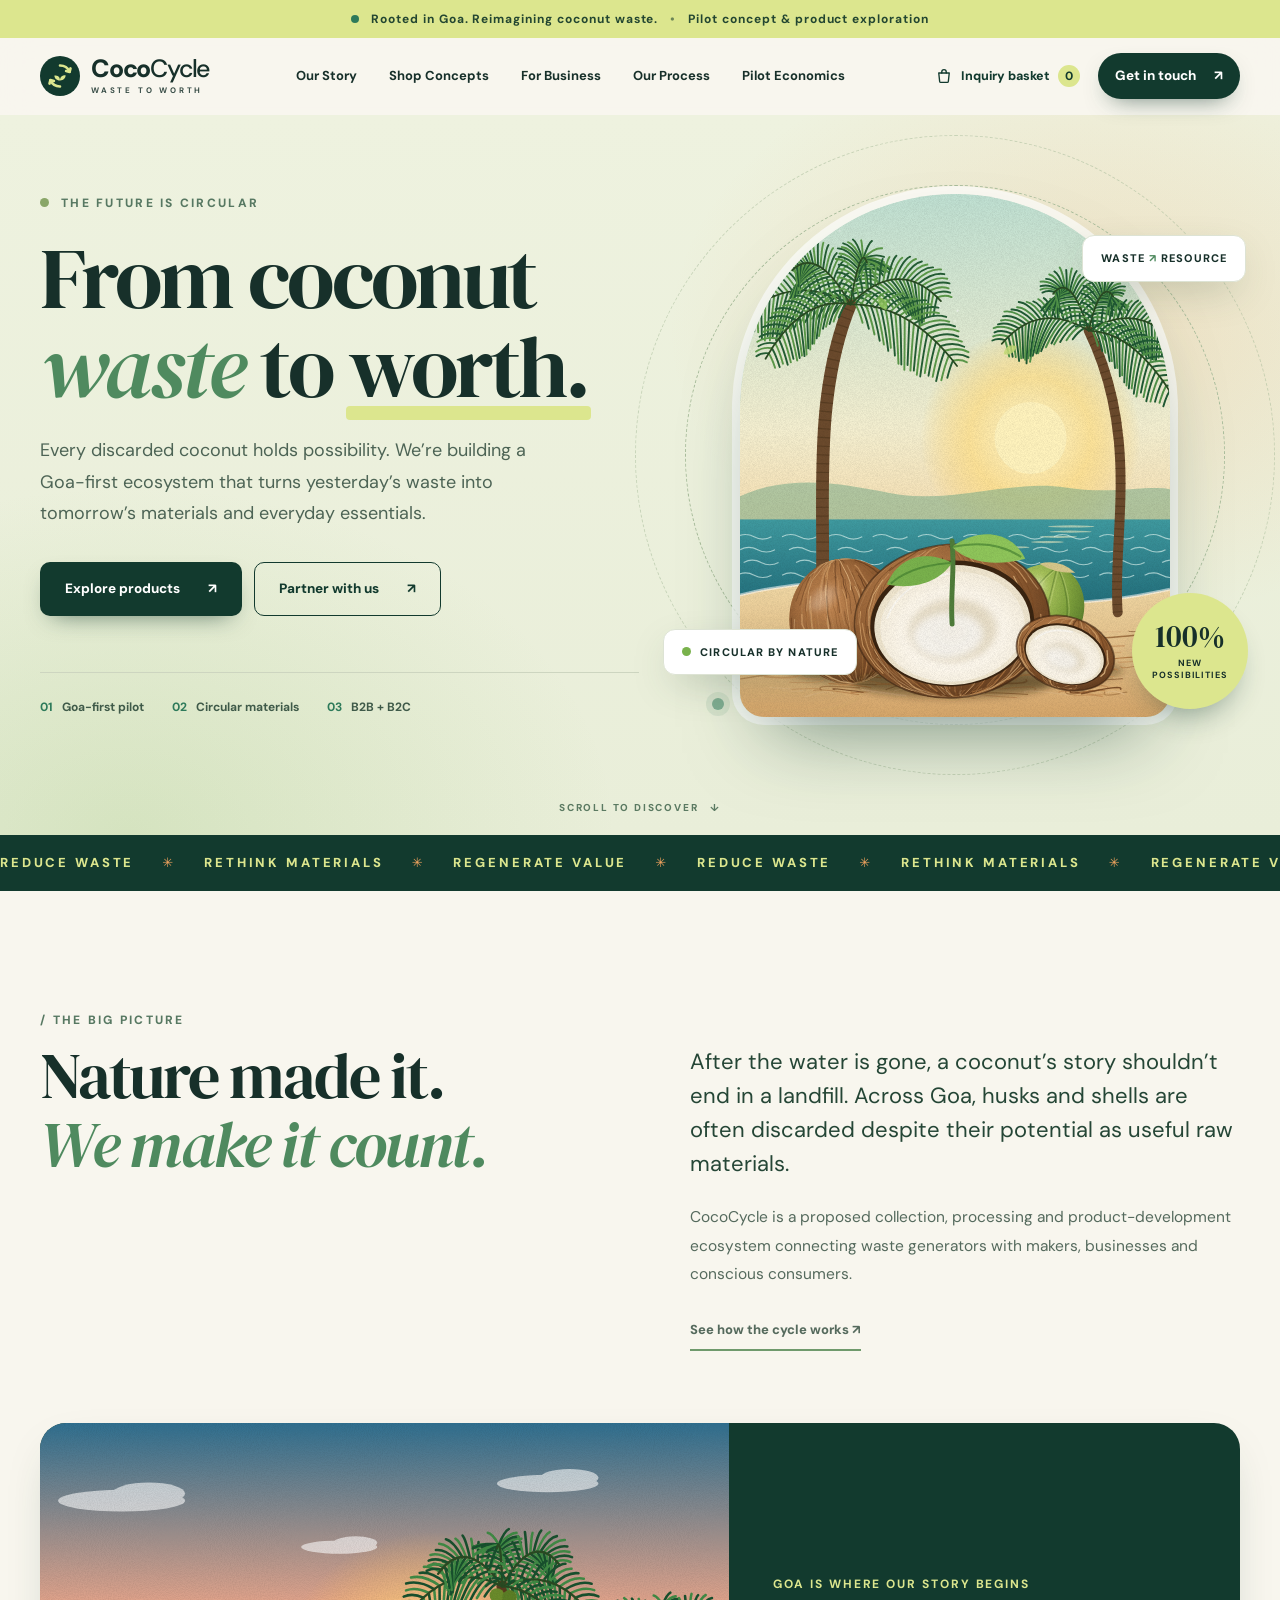
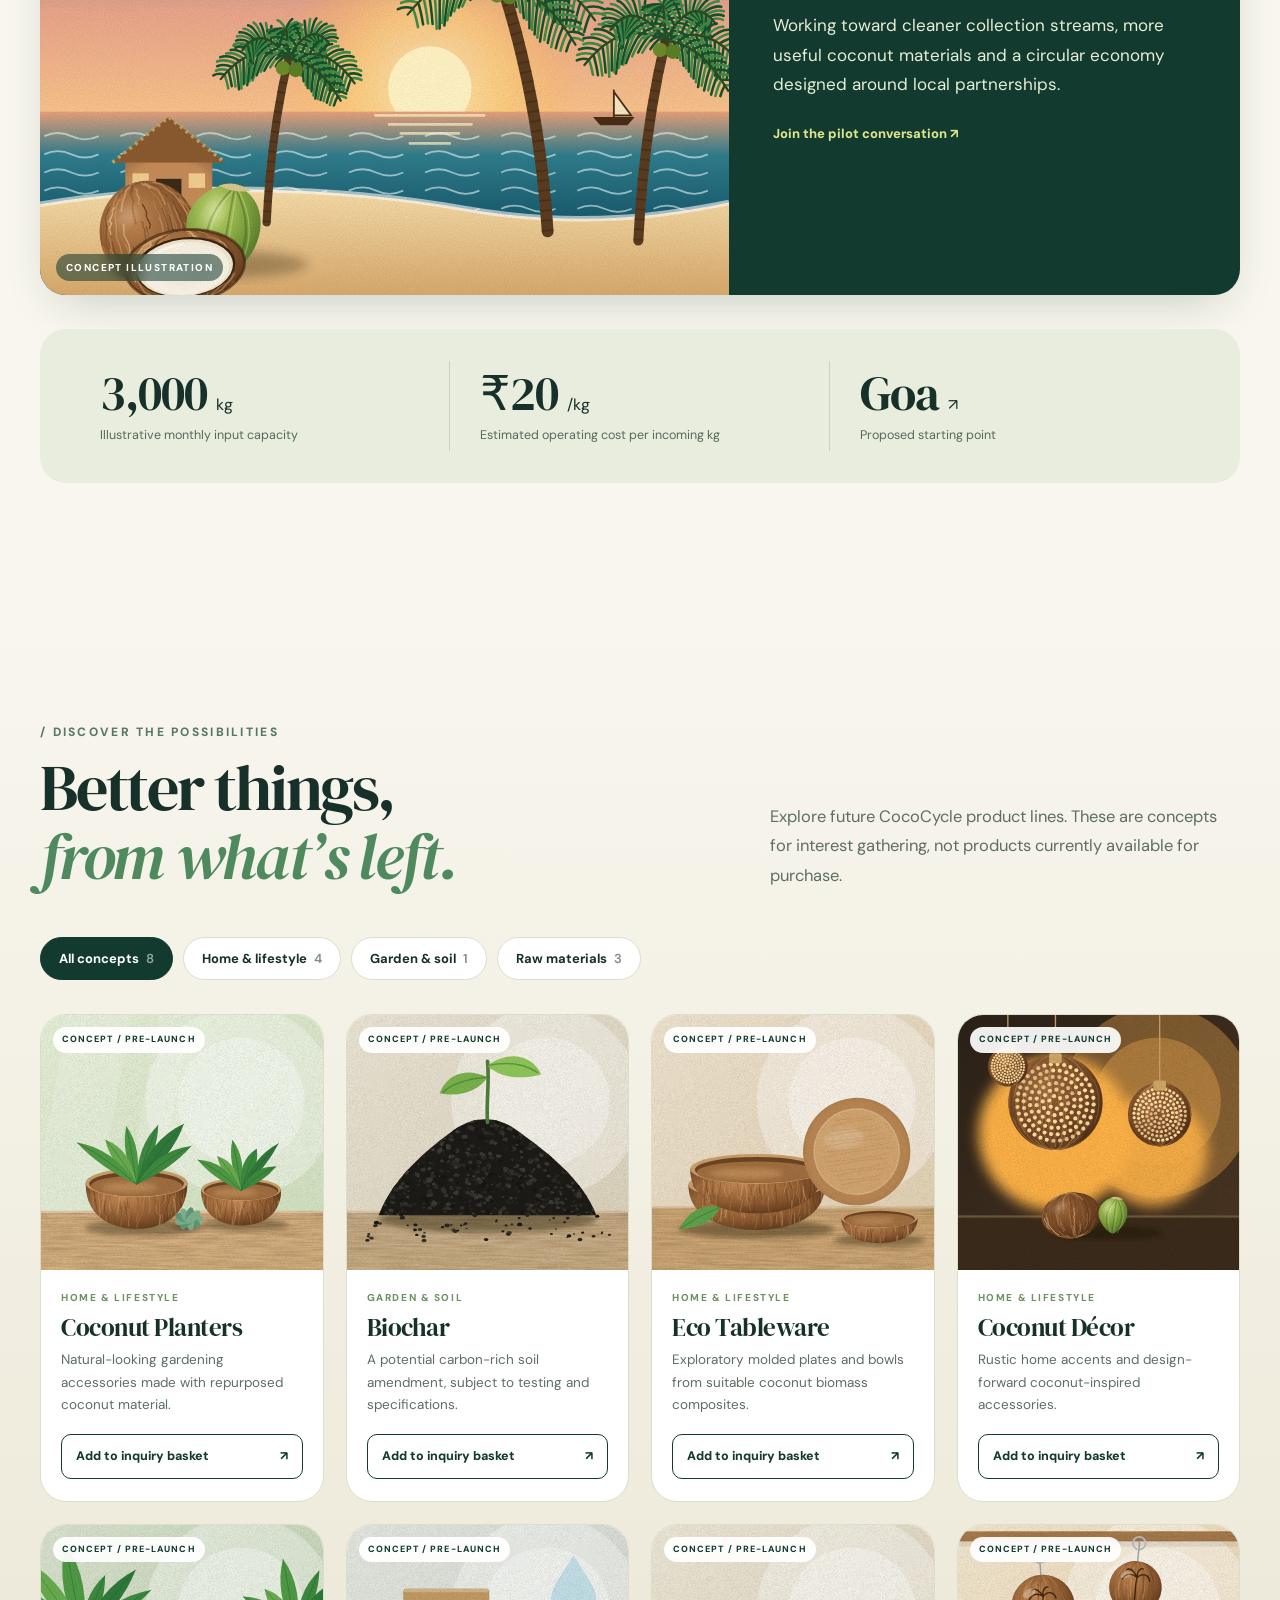
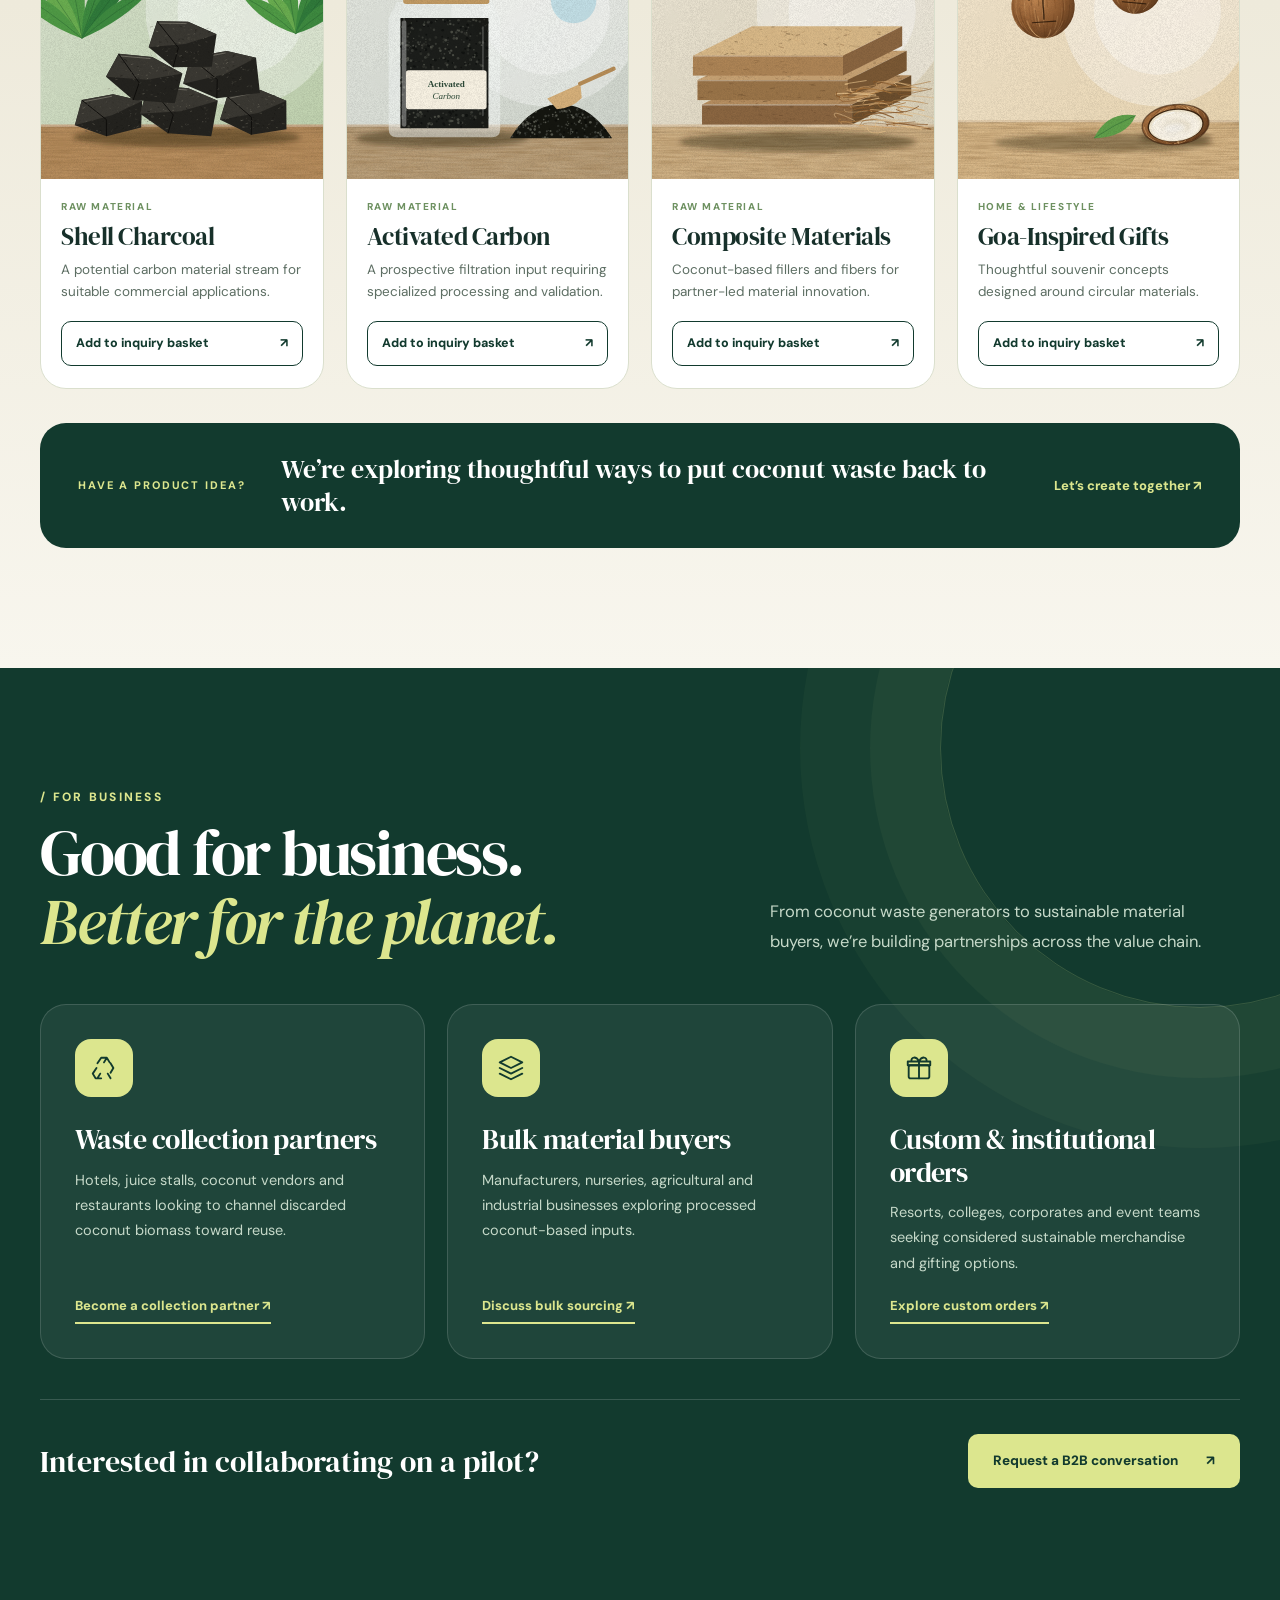
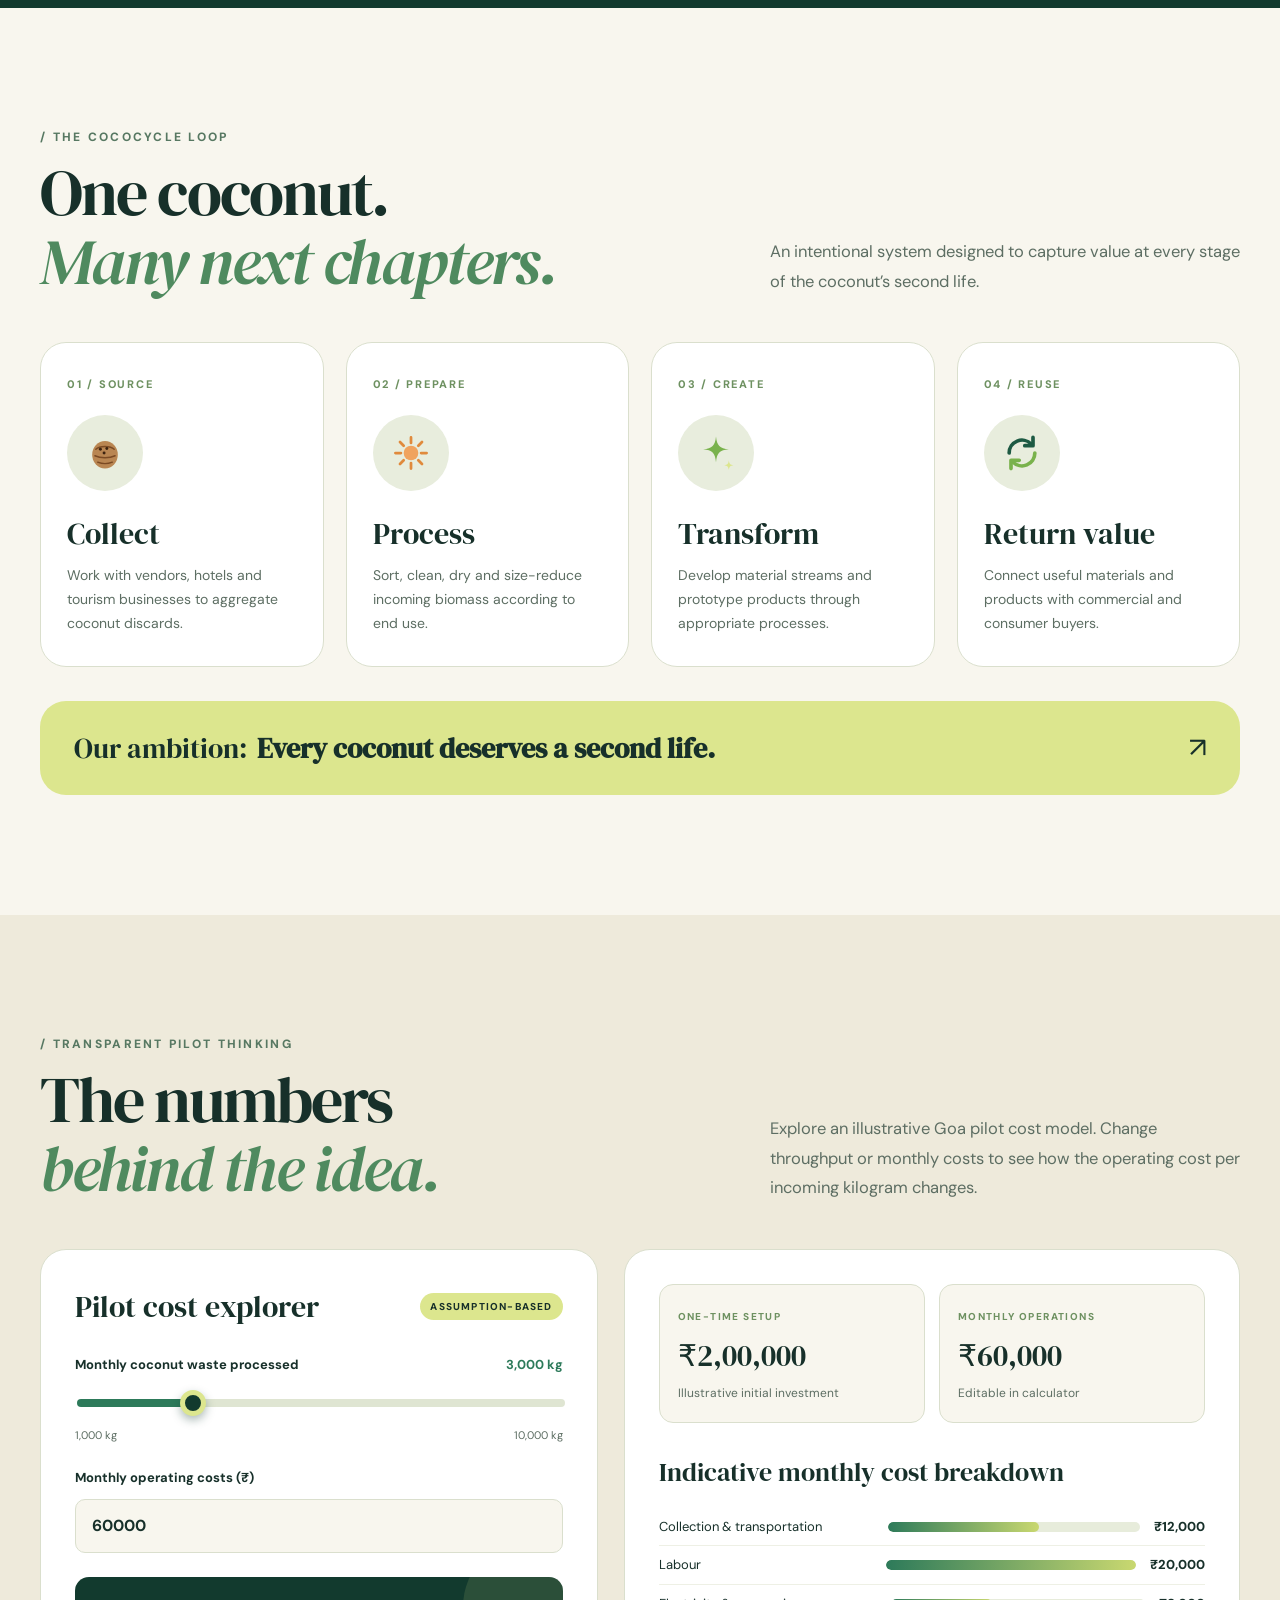
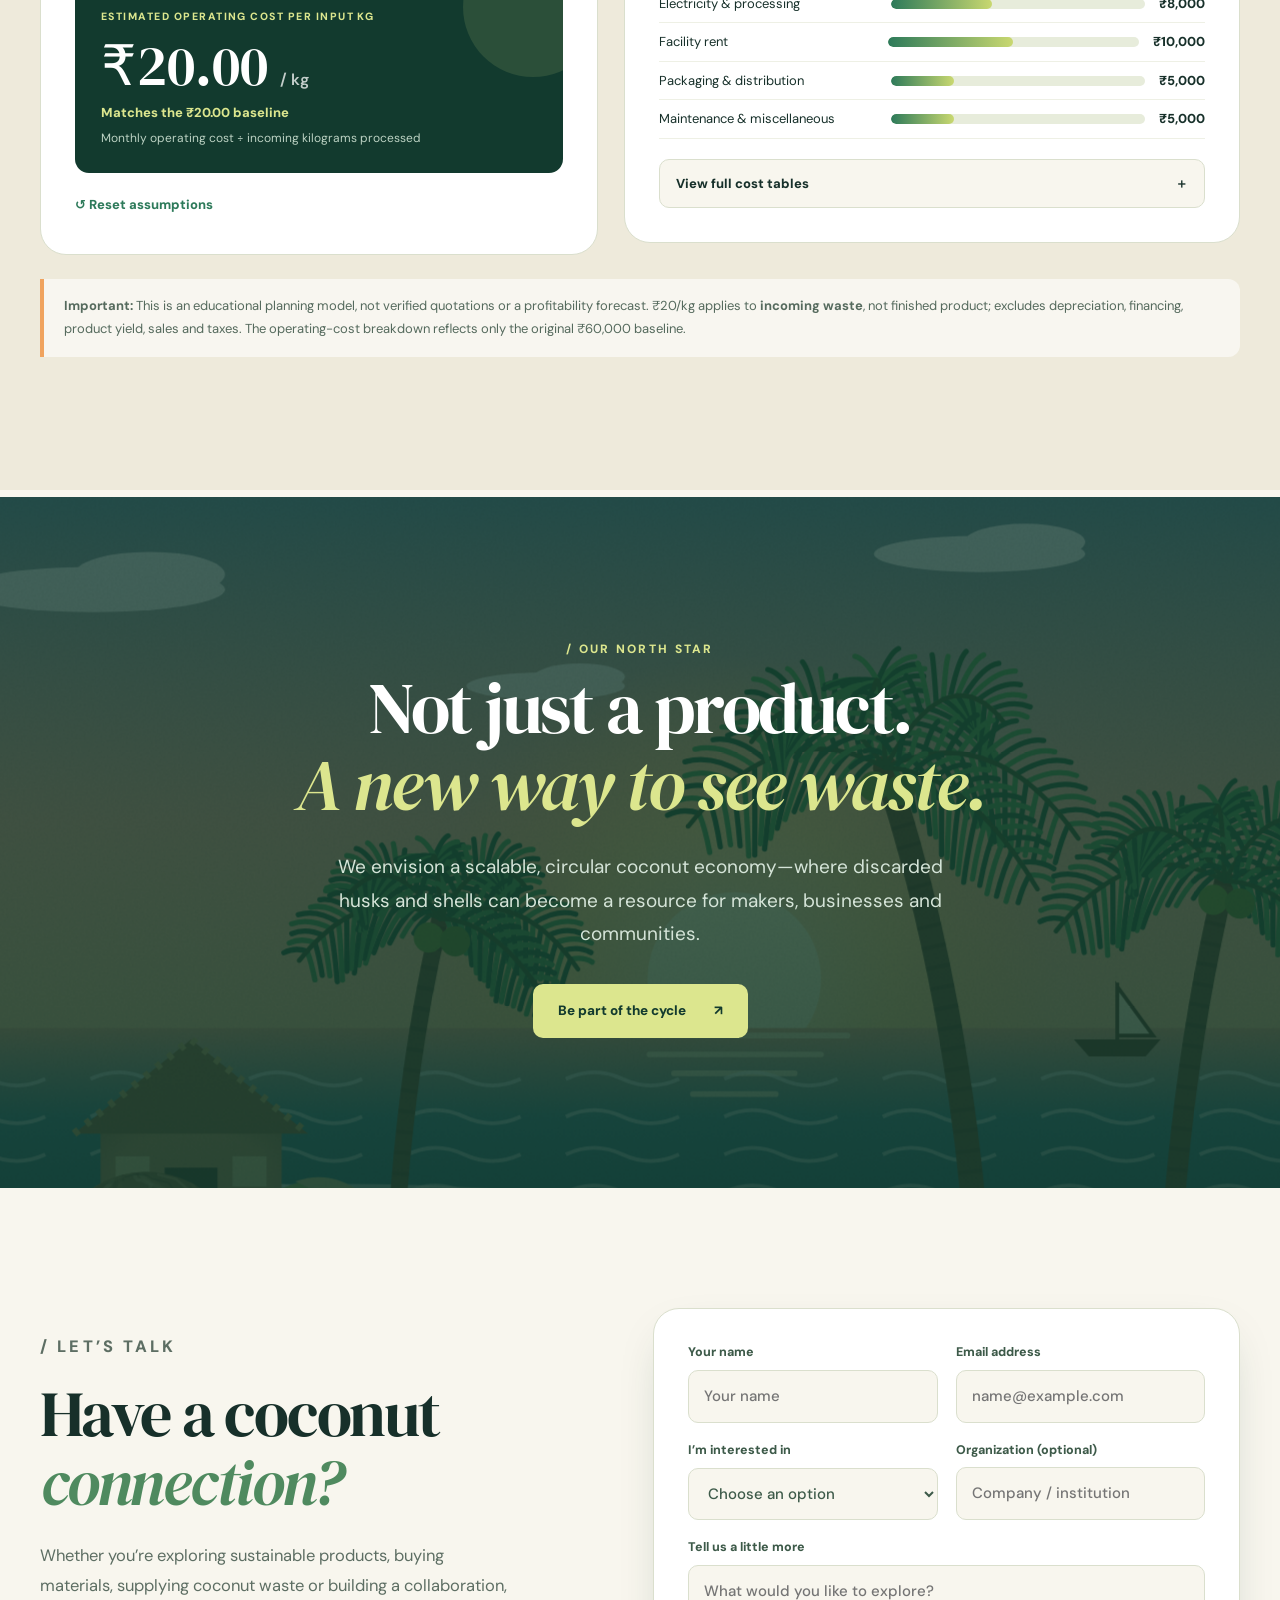
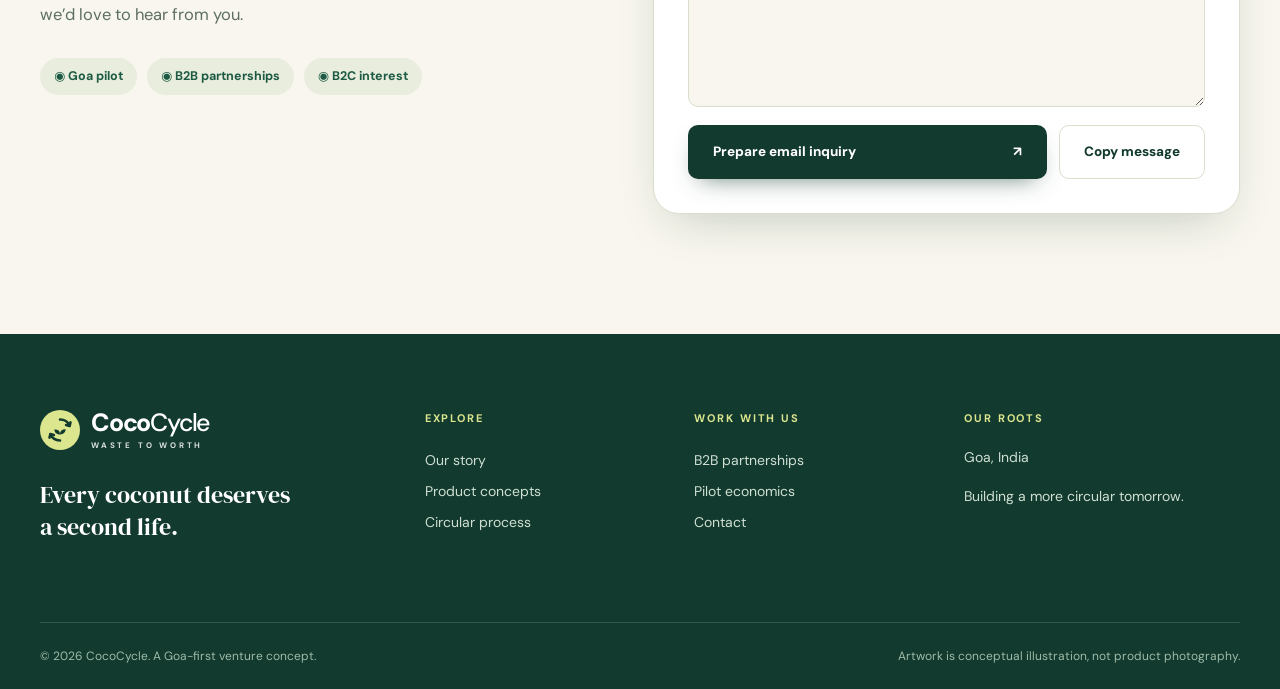
<file: index.html>
<!doctype html>
<html lang="en">
<head>
  <meta charset="utf-8">
  <meta name="viewport" content="width=device-width, initial-scale=1">
  <meta name="theme-color" content="#123a2e">
  <meta name="description" content="CocoCycle turns coconut waste into circular materials and planet-positive products. Explore B2C concepts, B2B sourcing and our Goa pilot.">
  <meta property="og:title" content="CocoCycle — From Coconut Waste to Worth">
  <meta property="og:description" content="A Goa-first circular economy concept: coconut waste into materials and everyday products.">
  <meta property="og:type" content="website">
  <title>CocoCycle — From Coconut Waste to Worth</title>
  <link rel="icon" href="assets/favicon.svg" type="image/svg+xml">
  <link rel="preconnect" href="https://fonts.googleapis.com">
  <link rel="preconnect" href="https://fonts.gstatic.com" crossorigin>
  <link rel="stylesheet" href="https://fonts.googleapis.com/css2?family=DM+Sans:wght@400;500;600;700;800&family=DM+Serif+Display:ital@0;1&display=swap">
  <link rel="stylesheet" href="styles.css">
  <link rel="preload" as="image" href="assets/hero-coconut.svg" type="image/svg+xml">
  <script>document.documentElement.classList.add('js')</script>
  <script defer src="app.js"></script>
</head>
<body>
<a class="skip" href="#main">Skip to content</a>
<div class="progress" id="progress" aria-hidden="true"></div>

<div class="announcement">
  <span class="ann-dot"></span> Rooted in Goa. Reimagining coconut waste. <i>•</i> Pilot concept &amp; product exploration
</div>

<header class="header" id="header">
  <div class="container nav">
    <a href="#home" class="logo" aria-label="CocoCycle home">
      <svg class="logo-mark" viewBox="0 0 40 40" aria-hidden="true"><circle cx="20" cy="20" r="20" fill="#123a2e"/><path d="M20 9.5a10.5 10.5 0 0 1 9.6 6.2" fill="none" stroke="#dce68e" stroke-width="2.6" stroke-linecap="round"/><path d="M30.5 12.4l-.9 3.5-3.5-.9" fill="none" stroke="#dce68e" stroke-width="2.6" stroke-linecap="round" stroke-linejoin="round"/><path d="M20 30.5a10.5 10.5 0 0 1-9.6-6.2" fill="none" stroke="#dce68e" stroke-width="2.6" stroke-linecap="round"/><path d="M9.5 27.6l.9-3.5 3.5.9" fill="none" stroke="#dce68e" stroke-width="2.6" stroke-linecap="round" stroke-linejoin="round"/><path d="M20 24.5c-3.8 0-5.6-2.6-5.6-5 3.6 0 5.6 1.2 5.6 5Zm0 0c0-3.4 2-5.2 5.6-5.2 0 2.6-1.8 5.2-5.6 5.2Z" fill="#dce68e"/></svg>
      <span class="logo-text">Coco<span class="logo-light">Cycle</span><small>WASTE TO WORTH</small></span>
    </a>
    <nav id="navLinks" aria-label="Main navigation">
      <a href="#story">Our Story</a>
      <a href="#products">Shop Concepts</a>
      <a href="#business">For Business</a>
      <a href="#impact">Our Process</a>
      <a href="#costing">Pilot Economics</a>
      <a class="nav-cta-mobile" href="#contact">Get in touch</a>
    </nav>
    <div class="nav-actions">
      <button class="cart-trigger" id="cartOpen" aria-label="Open inquiry basket">
        <svg viewBox="0 0 24 24" width="18" height="18" aria-hidden="true"><path d="M5 8h14l-1.2 11.2a1.5 1.5 0 0 1-1.5 1.3H7.7a1.5 1.5 0 0 1-1.5-1.3L5 8Z" fill="none" stroke="currentColor" stroke-width="1.8" stroke-linejoin="round"/><path d="M9 8V6.5a3 3 0 0 1 6 0V8" fill="none" stroke="currentColor" stroke-width="1.8" stroke-linecap="round"/></svg>
        <span class="cart-label">Inquiry basket</span> <b id="cartCount">0</b>
      </button>
      <a class="btn btn-small btn-main nav-cta" href="#contact">Get in touch <span class="arr">↗</span></a>
      <button class="menu" id="menuBtn" aria-label="Toggle menu" aria-expanded="false" aria-controls="navLinks"><span></span><span></span><span></span></button>
    </div>
  </div>
</header>

<main id="main">

  <!-- HERO -->
  <section class="hero" id="home">
    <div class="hero-bg" aria-hidden="true"></div>
    <div class="container hero-grid">
      <div class="hero-copy">
        <div class="eyebrow reveal"><span class="dot"></span> THE FUTURE IS CIRCULAR</div>
        <h1 class="reveal d1">From coconut <em>waste</em> to <span class="underlined">worth.</span></h1>
        <p class="hero-lead reveal d2">Every discarded coconut holds possibility. We’re building a Goa-first ecosystem that turns yesterday’s waste into tomorrow’s materials and everyday essentials.</p>
        <div class="hero-ctas reveal d3">
          <a class="btn btn-main" href="#products">Explore products <span class="arr">↗</span></a>
          <a class="btn btn-outline" href="#business">Partner with us <span class="arr">↗</span></a>
        </div>
        <ul class="hero-foot reveal d4">
          <li><b>01</b> Goa-first pilot</li>
          <li><b>02</b> Circular materials</li>
          <li><b>03</b> B2B + B2C</li>
        </ul>
      </div>

      <div class="hero-visual reveal d2" id="heroVisual">
        <div class="orbit orbit-one" aria-hidden="true"></div>
        <div class="orbit orbit-two" aria-hidden="true"></div>
        <div class="hero-frame" data-tilt>
          <img class="hero-photo" src="assets/hero-coconut.svg" alt="Illustration of a sunlit Goa beach with palm trees, coconut husks, a split coconut and a seedling sprouting from it" width="740" height="900" fetchpriority="high">
        </div>
        <div class="hero-label top-label">WASTE <span>↗</span> RESOURCE</div>
        <div class="hero-round"><span>100%</span><small>NEW<br>POSSIBILITIES</small></div>
        <div class="hero-label bottom-label"><i class="pulse"></i> CIRCULAR BY NATURE</div>
      </div>
    </div>
    <a class="scroll-note" href="#story" aria-label="Scroll to story">SCROLL TO DISCOVER <span>↓</span></a>
  </section>

  <!-- MARQUEE -->
  <section class="tape" aria-hidden="true">
    <div class="tape-track">
      <span>REDUCE WASTE</span><i>✳</i><span>RETHINK MATERIALS</span><i>✳</i><span>REGENERATE VALUE</span><i>✳</i>
      <span>REDUCE WASTE</span><i>✳</i><span>RETHINK MATERIALS</span><i>✳</i><span>REGENERATE VALUE</span><i>✳</i>
      <span>REDUCE WASTE</span><i>✳</i><span>RETHINK MATERIALS</span><i>✳</i><span>REGENERATE VALUE</span><i>✳</i>
      <span>REDUCE WASTE</span><i>✳</i><span>RETHINK MATERIALS</span><i>✳</i><span>REGENERATE VALUE</span><i>✳</i>
    </div>
  </section>

  <!-- STORY -->
  <section class="section story" id="story">
    <div class="container story-grid">
      <div class="reveal">
        <p class="kicker">/ THE BIG PICTURE</p>
        <h2>Nature made it.<br><i>We make it count.</i></h2>
      </div>
      <div class="story-copy reveal d1">
        <p class="large-body">After the water is gone, a coconut’s story shouldn’t end in a landfill. Across Goa, husks and shells are often discarded despite their potential as useful raw materials.</p>
        <p>CocoCycle is a proposed collection, processing and product-development ecosystem connecting waste generators with makers, businesses and conscious consumers.</p>
        <a href="#impact" class="text-link">See how the cycle works <span>↗</span></a>
      </div>
    </div>

    <div class="container story-photo-strip reveal">
      <figure class="story-figure">
        <img src="assets/goa-coconut.svg" alt="Illustration of a Goan beach at sunset with palm trees, a beach shack and coconuts on the sand" loading="lazy" width="760" height="520">
        <figcaption>Concept illustration</figcaption>
      </figure>
      <div class="story-note">
        <strong>GOA IS WHERE OUR STORY BEGINS</strong>
        <p>Working toward cleaner collection streams, more useful coconut materials and a circular economy designed around local partnerships.</p>
        <a href="#business">Join the pilot conversation ↗</a>
      </div>
    </div>

    <div class="container stat-strip reveal">
      <div><strong><span data-count="3000">3,000</span> <small>kg</small></strong><span>Illustrative monthly input capacity</span></div>
      <div><strong>₹<span data-count="20">20</span> <small>/kg</small></strong><span>Estimated operating cost per incoming kg</span></div>
      <div><strong>Goa <small>↗</small></strong><span>Proposed starting point</span></div>
    </div>
  </section>

  <!-- PRODUCTS -->
  <section class="section products-section" id="products">
    <div class="container">
      <div class="section-head reveal">
        <div>
          <p class="kicker">/ DISCOVER THE POSSIBILITIES</p>
          <h2>Better things,<br><i>from what’s left.</i></h2>
        </div>
        <p>Explore future CocoCycle product lines. These are concepts for interest gathering, not products currently available for purchase.</p>
      </div>
      <div class="filter-tabs reveal" id="filters" role="group" aria-label="Filter products">
        <button class="active" data-filter="all" aria-pressed="true">All concepts <em id="countAll"></em></button>
        <button data-filter="home" aria-pressed="false">Home &amp; lifestyle <em id="countHome"></em></button>
        <button data-filter="garden" aria-pressed="false">Garden &amp; soil <em id="countGarden"></em></button>
        <button data-filter="material" aria-pressed="false">Raw materials <em id="countMaterial"></em></button>
      </div>
      <div id="productGrid" class="product-grid" aria-live="polite"></div>
      <div class="product-banner reveal">
        <span>HAVE A PRODUCT IDEA?</span>
        <p>We’re exploring thoughtful ways to put coconut waste back to work.</p>
        <a href="#contact">Let’s create together ↗</a>
      </div>
    </div>
  </section>

  <!-- BUSINESS -->
  <section class="business-section section" id="business">
    <div class="container">
      <div class="business-top reveal">
        <div>
          <p class="kicker light">/ FOR BUSINESS</p>
          <h2>Good for business.<br><i>Better for the planet.</i></h2>
        </div>
        <p>From coconut waste generators to sustainable material buyers, we’re building partnerships across the value chain.</p>
      </div>
      <div class="business-grid">
        <article class="reveal">
          <span class="biz-icon"><svg viewBox="0 0 32 32" aria-hidden="true"><path d="M9 11l4-6h6l3 5M23 21l3-5-3-5M13 27h-6l-3-5 4-6M16 10l3-5M12 22l-3 5M20 22l3 5" fill="none" stroke="currentColor" stroke-width="2" stroke-linecap="round" stroke-linejoin="round"/></svg></span>
          <h3>Waste collection partners</h3>
          <p>Hotels, juice stalls, coconut vendors and restaurants looking to channel discarded coconut biomass toward reuse.</p>
          <button class="link-button" data-interest="Waste collection partnership">Become a collection partner ↗</button>
        </article>
        <article class="reveal d1">
          <span class="biz-icon"><svg viewBox="0 0 32 32" aria-hidden="true"><path d="M16 4l12 6-12 6-12-6 12-6Z M4 16l12 6 12-6 M4 22l12 6 12-6" fill="none" stroke="currentColor" stroke-width="2" stroke-linejoin="round" stroke-linecap="round"/></svg></span>
          <h3>Bulk material buyers</h3>
          <p>Manufacturers, nurseries, agricultural and industrial businesses exploring processed coconut-based inputs.</p>
          <button class="link-button" data-interest="Bulk raw material sourcing">Discuss bulk sourcing ↗</button>
        </article>
        <article class="reveal d2">
          <span class="biz-icon"><svg viewBox="0 0 32 32" aria-hidden="true"><rect x="5" y="13" width="22" height="14" rx="2" fill="none" stroke="currentColor" stroke-width="2"/><path d="M4 9h24v4H4zM16 9v18M16 9c-3-6-9-5-8 0M16 9c3-6 9-5 8 0" fill="none" stroke="currentColor" stroke-width="2" stroke-linecap="round" stroke-linejoin="round"/></svg></span>
          <h3>Custom &amp; institutional orders</h3>
          <p>Resorts, colleges, corporates and event teams seeking considered sustainable merchandise and gifting options.</p>
          <button class="link-button" data-interest="Custom institutional products">Explore custom orders ↗</button>
        </article>
      </div>
      <div class="business-action reveal">
        <p>Interested in collaborating on a pilot?</p>
        <a class="btn btn-cream" href="#contact">Request a B2B conversation <span class="arr">↗</span></a>
      </div>
    </div>
  </section>

  <!-- PROCESS -->
  <section class="section process" id="impact">
    <div class="container">
      <div class="section-head reveal">
        <div>
          <p class="kicker">/ THE COCOCYCLE LOOP</p>
          <h2>One coconut.<br><i>Many next chapters.</i></h2>
        </div>
        <p>An intentional system designed to capture value at every stage of the coconut’s second life.</p>
      </div>
      <ol class="steps">
        <li class="reveal">
          <span class="step-no">01 / SOURCE</span>
          <div class="step-icon"><svg viewBox="0 0 48 48" aria-hidden="true"><ellipse cx="24" cy="26" rx="14" ry="15" fill="#b98652"/><path d="M14 20c4-4 16-4 20 0M13 27c6 3 16 3 22 0M16 34c5 2 11 2 16 0" fill="none" stroke="#7a4a24" stroke-width="1.6" stroke-linecap="round"/><circle cx="19" cy="20" r="1.6" fill="#3b2210"/><circle cx="26" cy="19" r="1.6" fill="#3b2210"/><circle cx="23" cy="24" r="1.6" fill="#3b2210"/></svg></div>
          <h3>Collect</h3>
          <p>Work with vendors, hotels and tourism businesses to aggregate coconut discards.</p>
        </li>
        <li class="reveal d1">
          <span class="step-no">02 / PREPARE</span>
          <div class="step-icon"><svg viewBox="0 0 48 48" aria-hidden="true"><circle cx="24" cy="24" r="8" fill="#f0a35e"/><g stroke="#e08a3c" stroke-width="3" stroke-linecap="round"><path d="M24 7v6M24 35v6M7 24h6M35 24h6M12 12l4 4M32 32l4 4M12 36l4-4M32 16l4-4"/></g></svg></div>
          <h3>Process</h3>
          <p>Sort, clean, dry and size-reduce incoming biomass according to end use.</p>
        </li>
        <li class="reveal d2">
          <span class="step-no">03 / CREATE</span>
          <div class="step-icon"><svg viewBox="0 0 48 48" aria-hidden="true"><path d="M24 6c1 10 4 13 14 14-10 1-13 4-14 14-1-10-4-13-14-14 10-1 13-4 14-14Z" fill="#79b24c"/><path d="M38 32c.4 4 1.6 5 5 5.4-3.4.4-4.6 1.6-5 5.2-.4-3.6-1.6-4.8-5-5.2 3.4-.4 4.6-1.4 5-5.4Z" fill="#dce68e"/></svg></div>
          <h3>Transform</h3>
          <p>Develop material streams and prototype products through appropriate processes.</p>
        </li>
        <li class="reveal d3">
          <span class="step-no">04 / REUSE</span>
          <div class="step-icon"><svg viewBox="0 0 48 48" aria-hidden="true"><path d="M10 24a14 14 0 0 1 24-9.8" fill="none" stroke="#1d5a43" stroke-width="4" stroke-linecap="round"/><path d="M36 7v9h-9" fill="none" stroke="#1d5a43" stroke-width="4" stroke-linecap="round" stroke-linejoin="round"/><path d="M38 24a14 14 0 0 1-24 9.8" fill="none" stroke="#79b24c" stroke-width="4" stroke-linecap="round"/><path d="M12 41v-9h9" fill="none" stroke="#79b24c" stroke-width="4" stroke-linecap="round" stroke-linejoin="round"/></svg></div>
          <h3>Return value</h3>
          <p>Connect useful materials and products with commercial and consumer buyers.</p>
        </li>
      </ol>
      <div class="impact-note reveal">Our ambition: <b>Every coconut deserves a second life.</b> <span>↗</span></div>
    </div>
  </section>

  <!-- ECONOMICS -->
  <section class="section economics" id="costing">
    <div class="container">
      <div class="section-head reveal">
        <div>
          <p class="kicker">/ TRANSPARENT PILOT THINKING</p>
          <h2>The numbers<br><i>behind the idea.</i></h2>
        </div>
        <p>Explore an illustrative Goa pilot cost model. Change throughput or monthly costs to see how the operating cost per incoming kilogram changes.</p>
      </div>
      <div class="cost-layout">
        <div class="cost-panel reveal">
          <div class="cost-head"><h3>Pilot cost explorer</h3><span class="tag">ASSUMPTION-BASED</span></div>
          <label for="throughput">Monthly coconut waste processed <b id="throughputLabel">3,000 kg</b></label>
          <input id="throughput" type="range" min="1000" max="10000" step="250" value="3000">
          <div class="range-ends"><span>1,000 kg</span><span>10,000 kg</span></div>
          <label for="monthlyCost">Monthly operating costs (₹)</label>
          <input id="monthlyCost" type="number" min="0" step="1000" value="60000" inputmode="numeric">
          <div class="result">
            <small>ESTIMATED OPERATING COST PER INPUT KG</small>
            <strong id="costPerKg">₹20.00 <span>/ kg</span></strong>
            <p id="costDelta" class="delta">Matches the ₹20.00 baseline</p>
            <p>Monthly operating cost ÷ incoming kilograms processed</p>
          </div>
          <button class="reset" id="resetCosts">↺ Reset assumptions</button>
        </div>
        <div class="cost-detail reveal d1">
          <div class="number-tiles">
            <div><span>ONE-TIME SETUP</span><strong>₹2,00,000</strong><small>Illustrative initial investment</small></div>
            <div><span>MONTHLY OPERATIONS</span><strong id="costTile">₹60,000</strong><small>Editable in calculator</small></div>
          </div>
          <h3>Indicative monthly cost breakdown</h3>
          <div id="costBreakdown" class="breakdown"></div>
          <button id="breakdownToggle" class="detail-toggle" aria-expanded="false" aria-controls="costTables">View full cost tables <span>＋</span></button>
          <div id="costTables" class="cost-tables" hidden>
            <h4>One-time fixed costs</h4><div id="fixedRows"></div>
            <h4>Monthly operating costs</h4><div id="monthlyRows"></div>
            <p>Baseline collection: ₹4/kg; other operating costs: ₹16/kg at 3,000 kg/month. These components are not automatically recalculated when changing the calculator assumptions.</p>
          </div>
        </div>
      </div>
      <p class="disclaimer reveal"><b>Important:</b> This is an educational planning model, not verified quotations or a profitability forecast. ₹20/kg applies to <b>incoming waste</b>, not finished product; excludes depreciation, financing, product yield, sales and taxes. The operating-cost breakdown reflects only the original ₹60,000 baseline.</p>
    </div>
  </section>

  <!-- VISION -->
  <section class="vision">
    <div class="vision-bg" aria-hidden="true"></div>
    <div class="container vision-inner reveal">
      <p class="kicker light">/ OUR NORTH STAR</p>
      <h2>Not just a product.<br><i>A new way to see waste.</i></h2>
      <p>We envision a scalable, circular coconut economy—where discarded husks and shells can become a resource for makers, businesses and communities.</p>
      <a class="btn btn-cream" href="#contact">Be part of the cycle <span class="arr">↗</span></a>
    </div>
  </section>

  <!-- CONTACT -->
  <section class="section contact" id="contact">
    <div class="container contact-grid">
      <div class="reveal">
        <p class="kicker">/ LET’S TALK</p>
        <h2>Have a coconut<br><i>connection?</i></h2>
        <p>Whether you’re exploring sustainable products, buying materials, supplying coconut waste or building a collaboration, we’d love to hear from you.</p>
        <div class="contact-pills"><span>◉ Goa pilot</span><span>◉ B2B partnerships</span><span>◉ B2C interest</span></div>
      </div>
      <form id="contactForm" class="contact-form reveal d1" novalidate>
        <div class="two">
          <label>Your name <input name="name" required maxlength="100" placeholder="Your name" autocomplete="name"></label>
          <label>Email address <input name="email" type="email" required placeholder="name@example.com" autocomplete="email"></label>
        </div>
        <div class="two">
          <label>I’m interested in
            <select name="interest" id="interest" required>
              <option value="">Choose an option</option>
              <option>Buying consumer products</option>
              <option>Waste collection partnership</option>
              <option>Bulk raw material sourcing</option>
              <option>Custom institutional products</option>
              <option>General collaboration</option>
            </select>
          </label>
          <label>Organization (optional) <input name="organization" maxlength="120" placeholder="Company / institution" autocomplete="organization"></label>
        </div>
        <label>Tell us a little more <textarea name="message" required minlength="10" maxlength="2000" placeholder="What would you like to explore?" rows="5"></textarea></label>
        <div class="form-actions">
          <button class="btn btn-main form-submit" type="submit">Prepare email inquiry <span class="arr">↗</span></button>
          <button class="btn btn-ghost" type="button" id="copyInquiry">Copy message</button>
        </div>
        <p class="form-note" id="contactNotice" role="status">This opens your email app. Please set the contact email in <code>app.js</code> before publishing.</p>
      </form>
    </div>
  </section>
</main>

<footer class="footer">
  <div class="container footer-top">
    <div>
      <a href="#home" class="logo footer-logo" aria-label="CocoCycle home">
        <svg class="logo-mark" viewBox="0 0 40 40" aria-hidden="true"><circle cx="20" cy="20" r="20" fill="#dce68e"/><path d="M20 9.5a10.5 10.5 0 0 1 9.6 6.2" fill="none" stroke="#123a2e" stroke-width="2.6" stroke-linecap="round"/><path d="M30.5 12.4l-.9 3.5-3.5-.9" fill="none" stroke="#123a2e" stroke-width="2.6" stroke-linecap="round" stroke-linejoin="round"/><path d="M20 30.5a10.5 10.5 0 0 1-9.6-6.2" fill="none" stroke="#123a2e" stroke-width="2.6" stroke-linecap="round"/><path d="M9.5 27.6l.9-3.5 3.5.9" fill="none" stroke="#123a2e" stroke-width="2.6" stroke-linecap="round" stroke-linejoin="round"/><path d="M20 24.5c-3.8 0-5.6-2.6-5.6-5 3.6 0 5.6 1.2 5.6 5Zm0 0c0-3.4 2-5.2 5.6-5.2 0 2.6-1.8 5.2-5.6 5.2Z" fill="#123a2e"/></svg>
        <span class="logo-text">Coco<span class="logo-light">Cycle</span><small>WASTE TO WORTH</small></span>
      </a>
      <p>Every coconut deserves<br>a second life.</p>
    </div>
    <div><h4>EXPLORE</h4><a href="#story">Our story</a><a href="#products">Product concepts</a><a href="#impact">Circular process</a></div>
    <div><h4>WORK WITH US</h4><a href="#business">B2B partnerships</a><a href="#costing">Pilot economics</a><a href="#contact">Contact</a></div>
    <div><h4>OUR ROOTS</h4><p>Goa, India</p><p>Building a more circular tomorrow.</p></div>
  </div>
  <div class="container footer-bottom">
    <span>© <span id="year"></span> CocoCycle. A Goa-first venture concept.</span>
    <span>Artwork is conceptual illustration, not product photography.</span>
  </div>
</footer>

<button class="to-top" id="toTop" aria-label="Back to top" hidden>↑</button>
<div id="basketOverlay" class="overlay" hidden></div>
<aside id="basket" class="basket" role="dialog" aria-modal="true" aria-label="Inquiry basket" aria-hidden="true">
  <div class="basket-header">
    <div><small>PRODUCT INTEREST</small><h3>Your inquiry basket</h3></div>
    <button id="cartClose" aria-label="Close basket">✕</button>
  </div>
  <div id="basketItems" class="basket-items"></div>
  <div class="basket-bottom">
    <p>No payment is collected. Submit your interest to request availability and details.</p>
    <button id="basketCheckout" class="btn btn-main" disabled>Inquire about selections <span class="arr">↗</span></button>
    <button id="clearBasket" class="clear-btn">Clear basket</button>
  </div>
</aside>
<div id="toast" class="toast" role="status" aria-live="polite"></div>
</body>
</html>
</file>
<file: styles.css>
/* CocoCycle — refined visual design */
:root{
  --green:#123a2e; --green-2:#1d5a43; --green-3:#2d7a5a;
  --lime:#dce68e; --lime-2:#c9d870;
  --sun:#f0a35e;
  --paper:#f8f6ee; --cream:#eeeadb; --mist:#e8eddd;
  --ink:#17302a; --muted:#5d6e63; --line:#dadfcd;
  --r:14px; --r-lg:26px;
  --shadow:0 18px 50px -20px rgba(18,58,46,.28);
  --serif:'DM Serif Display',Georgia,'Times New Roman',serif;
  --sans:'DM Sans',system-ui,-apple-system,'Segoe UI',Roboto,Arial,sans-serif;
}
*,*::before,*::after{box-sizing:border-box}
html{scroll-behavior:smooth;scroll-padding-top:90px;-webkit-text-size-adjust:100%}
body{margin:0;background:var(--paper);font-family:var(--sans);color:var(--ink);line-height:1.5;-webkit-font-smoothing:antialiased;overflow-x:hidden}
img,svg{max-width:100%;display:block}
button,input,textarea,select{font:inherit;color:inherit}
button{cursor:pointer}
a{color:inherit;text-decoration:none}
h1,h2,h3,h4,p{margin-top:0}
h1,h2{font-family:var(--serif);font-weight:400;letter-spacing:-.035em}
:focus-visible{outline:3px solid #9cc04a;outline-offset:3px;border-radius:4px}
.container{width:min(1200px,calc(100% - 48px));margin-inline:auto}
.skip{position:absolute;top:-80px;left:12px;background:#fff;padding:12px 16px;z-index:300;border-radius:8px}
.skip:focus{top:10px}

/* progress */
.progress{position:fixed;inset:0 auto auto 0;height:3px;width:100%;transform-origin:0 50%;transform:scaleX(0);background:linear-gradient(90deg,var(--green-3),var(--lime-2),var(--sun));z-index:120}

/* announcement */
.announcement{background:var(--lime);color:#234631;text-align:center;font-size:12px;font-weight:700;letter-spacing:.08em;padding:10px 16px}
.announcement i{font-style:normal;margin:0 8px;opacity:.6}
.ann-dot{display:inline-block;width:8px;height:8px;border-radius:50%;background:var(--green-3);margin-right:8px;box-shadow:0 0 0 0 rgba(45,122,90,.6);animation:ping 2.4s infinite}
@keyframes ping{70%{box-shadow:0 0 0 9px rgba(45,122,90,0)}100%{box-shadow:0 0 0 0 rgba(45,122,90,0)}}

/* header */
.header{position:sticky;top:0;z-index:100;background:rgba(248,246,238,.82);backdrop-filter:saturate(1.4) blur(16px);-webkit-backdrop-filter:saturate(1.4) blur(16px);border-bottom:1px solid transparent;transition:border-color .3s,box-shadow .3s}
.header.scrolled{border-color:var(--line);box-shadow:0 8px 30px -18px rgba(18,58,46,.35)}
.nav{height:76px;display:flex;align-items:center;justify-content:space-between;gap:20px}
.logo{display:inline-flex;align-items:center;gap:11px;font-size:25px;font-weight:800;letter-spacing:-1.2px;line-height:.9;white-space:nowrap}
.logo-mark{width:40px;height:40px;flex:none;transition:transform .8s cubic-bezier(.2,.8,.2,1)}
.logo:hover .logo-mark{transform:rotate(180deg)}
.logo-light{font-weight:500}
.logo-text small{display:block;font-size:8px;letter-spacing:2.8px;margin-top:7px;font-weight:700;opacity:.85}
.nav nav{display:flex;gap:6px}
.nav nav a{font-size:13px;font-weight:700;padding:9px 13px;border-radius:99px;transition:background .2s,color .2s}
.nav nav a:hover{background:var(--mist)}
.nav nav a.active{background:var(--green);color:#fff}
.nav-cta-mobile{display:none}
.nav-actions{display:flex;align-items:center;gap:14px}
.cart-trigger{display:inline-flex;align-items:center;gap:8px;background:transparent;border:0;color:var(--green);font-size:12.5px;font-weight:800;white-space:nowrap;padding:8px 4px}
.cart-trigger b{background:var(--lime);border-radius:99px;min-width:22px;padding:2px 7px;text-align:center;font-size:12px;transition:transform .3s}
.cart-trigger b.bump{transform:scale(1.4)}

/* buttons */
.btn{border:1px solid transparent;padding:16px 24px;display:inline-flex;align-items:center;justify-content:space-between;gap:28px;font-size:13.5px;font-weight:800;border-radius:10px;transition:transform .25s,background .25s,color .25s,box-shadow .25s}
.btn .arr{transition:transform .25s}
.btn:hover{transform:translateY(-2px)}
.btn:hover .arr{transform:translate(3px,-3px)}
.btn-small{padding:12px 16px;gap:18px;border-radius:99px}
.btn-main{background:var(--green);color:#fff;box-shadow:0 10px 24px -12px rgba(18,58,46,.7)}
.btn-main:hover{background:var(--green-2)}
.btn-outline{border-color:var(--green);color:var(--green)}
.btn-outline:hover{background:var(--green);color:#fff}
.btn-cream{background:var(--lime);color:var(--green)}
.btn-cream:hover{background:#e8f09f}
.btn-ghost{background:transparent;border-color:var(--line);color:var(--green)}
.btn-ghost:hover{background:var(--mist)}
.btn:disabled{opacity:.5;cursor:not-allowed;transform:none}

.menu{display:none;width:44px;height:44px;border:1px solid var(--line);border-radius:12px;background:#fff;position:relative}
.menu span{position:absolute;left:12px;right:12px;height:2px;background:var(--green);border-radius:2px;transition:transform .3s,opacity .2s,top .3s}
.menu span:nth-child(1){top:15px}.menu span:nth-child(2){top:21px}.menu span:nth-child(3){top:27px}
.menu[aria-expanded="true"] span:nth-child(1){top:21px;transform:rotate(45deg)}
.menu[aria-expanded="true"] span:nth-child(2){opacity:0}
.menu[aria-expanded="true"] span:nth-child(3){top:21px;transform:rotate(-45deg)}

/* hero */
.hero{position:relative;overflow:hidden;background:linear-gradient(180deg,#eef2df 0%,#e9eed9 100%)}
.hero-bg{position:absolute;inset:0;background:
  radial-gradient(600px 420px at 85% 30%,rgba(240,163,94,.22),transparent 70%),
  radial-gradient(700px 500px at 10% 100%,rgba(121,178,76,.18),transparent 70%);pointer-events:none}
.hero-grid{position:relative;min-height:720px;display:grid;grid-template-columns:1.05fr 1fr;align-items:center;gap:30px;padding-block:30px 70px}
.eyebrow,.kicker{font-size:12px;letter-spacing:.19em;font-weight:800;color:#577862}
.eyebrow{display:flex;gap:12px;align-items:center}
.dot{background:#89a668;width:9px;height:9px;border-radius:50%}
.kicker.light{color:var(--lime)}
.hero h1{font-size:clamp(52px,6.8vw,100px);line-height:1.02;margin:22px 0 24px}
h1 em,h2 i{font-style:italic;color:#4f8a5f}
.underlined{position:relative;white-space:nowrap}
.underlined::after{content:'';position:absolute;left:-2px;right:-2px;bottom:.06em;height:.16em;background:var(--lime);z-index:-1;border-radius:4px;transform-origin:left;animation:draw 1.1s .6s cubic-bezier(.2,.8,.2,1) both}
@keyframes draw{from{transform:scaleX(0)}}
.hero h1{position:relative;z-index:0}
.hero-lead{font-size:18px;line-height:1.75;max-width:520px;color:#4d6455}
.hero-ctas{display:flex;gap:12px;margin-top:32px;flex-wrap:wrap}
.hero-foot{list-style:none;padding:25px 0 0;margin:56px 0 0;display:flex;gap:28px;flex-wrap:wrap;border-top:1px solid #cdd5c0}
.hero-foot li{font-size:12px;color:#3f5a49;font-weight:700}
.hero-foot b{color:#2d7a5a;margin-right:6px}

.hero-visual{position:relative;display:grid;place-items:center;min-height:620px;perspective:1200px}
.orbit{position:absolute;border:1px dashed #a9bd9c;border-radius:50%;width:540px;height:540px;animation:spin 60s linear infinite}
.orbit::after{content:'';position:absolute;top:8%;left:50%;width:12px;height:12px;border-radius:50%;background:var(--sun);box-shadow:0 0 0 6px rgba(240,163,94,.2)}
.orbit-two{width:640px;height:640px;opacity:.55;animation-duration:90s;animation-direction:reverse}
.orbit-two::after{background:var(--green-3);box-shadow:0 0 0 6px rgba(45,122,90,.18);top:auto;bottom:10%;left:12%}
@keyframes spin{to{transform:rotate(360deg)}}
.hero-frame{position:relative;width:min(100%,430px);aspect-ratio:740/900;border-radius:215px 215px 24px 24px;overflow:hidden;box-shadow:0 40px 80px -30px rgba(18,58,46,.55),0 0 0 8px rgba(255,255,255,.7);background:#cfe3d4;transition:transform .25s ease-out;will-change:transform;transform-style:preserve-3d}
.hero-photo{width:100%;height:100%;object-fit:cover}
.hero-label{position:absolute;z-index:2;background:#fff;border:1px solid #dde3d4;box-shadow:0 14px 40px -12px rgba(52,80,57,.35);font-size:11px;font-weight:800;letter-spacing:.1em;padding:14px 18px;border-radius:12px;animation:float 6s ease-in-out infinite}
.hero-label span{color:#4f8a5f}
.top-label{right:-6px;top:90px}
.bottom-label{left:-6px;bottom:90px;animation-delay:-3s;display:flex;align-items:center;gap:9px}
.pulse{width:9px;height:9px;border-radius:50%;background:#79b24c;animation:ping 2.2s infinite;display:inline-block}
.hero-round{position:absolute;right:-8px;bottom:56px;border-radius:50%;background:var(--lime);height:116px;width:116px;z-index:2;display:grid;align-content:center;text-align:center;font-family:var(--serif);font-size:31px;line-height:1;box-shadow:0 18px 30px -14px rgba(18,58,46,.45);animation:float 7s ease-in-out infinite reverse}
.hero-round small{font:700 9px var(--sans);letter-spacing:.1em;margin-top:5px}
@keyframes float{50%{transform:translateY(-10px)}}
.scroll-note{position:absolute;bottom:20px;left:50%;transform:translateX(-50%);font-size:10px;letter-spacing:.18em;font-weight:800;color:#5b7a62}
.scroll-note span{display:inline-block;margin-left:8px;animation:nudge 1.8s ease-in-out infinite}
@keyframes nudge{50%{transform:translateY(5px)}}

/* tape */
.tape{background:var(--green);color:var(--lime);overflow:hidden;white-space:nowrap}
.tape-track{display:inline-flex;gap:28px;padding:18px 0;font-size:13px;font-weight:800;letter-spacing:.22em;animation:marquee 34s linear infinite;will-change:transform}
.tape-track i{font-style:normal;color:var(--sun)}
@keyframes marquee{to{transform:translateX(-50%)}}

/* sections */
.section{padding:120px 0}
h2{font-size:clamp(40px,5vw,68px);line-height:1.08;margin:12px 0 0}
.section-head{display:grid;grid-template-columns:1.1fr 1fr;gap:70px;align-items:end;margin-bottom:46px}
.section-head>p{color:var(--muted);font-size:16.5px;line-height:1.8;max-width:470px;justify-self:end;margin:0}

/* story */
.story-grid{display:grid;grid-template-columns:1fr 1fr;gap:100px;align-items:start}
.story-copy{padding-top:34px;color:#556a5d;font-size:15.5px;line-height:1.85}
.large-body{font-size:22px;line-height:1.55;color:#254636}
.text-link{font-size:13px;font-weight:800;border-bottom:2px solid #6f9a6c;padding-bottom:7px;display:inline-block;margin-top:14px;transition:color .2s,border-color .2s}
.text-link:hover{color:var(--green-3)}
.story-photo-strip{margin-top:72px;display:grid;grid-template-columns:1.35fr 1fr;gap:0;border-radius:var(--r-lg);overflow:hidden;background:var(--green);box-shadow:var(--shadow)}
.story-figure{position:relative;margin:0;overflow:hidden;min-height:340px}
.story-figure img{width:100%;height:100%;object-fit:cover;transition:transform 1.4s cubic-bezier(.2,.7,.2,1)}
.story-photo-strip:hover .story-figure img{transform:scale(1.05)}
.story-figure figcaption{position:absolute;left:16px;bottom:14px;font-size:10px;font-weight:800;letter-spacing:.14em;color:#fff;background:rgba(18,58,46,.55);backdrop-filter:blur(6px);padding:6px 10px;border-radius:99px;text-transform:uppercase}
.story-note{padding:44px;color:#e7eed7;display:flex;flex-direction:column;justify-content:center}
.story-note strong{font-size:12px;letter-spacing:.16em;color:var(--lime)}
.story-note p{font-size:17px;line-height:1.75;margin:18px 0 24px}
.story-note a{font-size:13px;font-weight:800;color:var(--lime)}
.story-note a:hover{text-decoration:underline}
.stat-strip{margin-top:34px;background:var(--mist);display:grid;grid-template-columns:repeat(3,1fr);padding:32px 30px;border-radius:var(--r-lg)}
.stat-strip>div{padding:6px 30px;border-right:1px solid #c9d3c0}
.stat-strip>div:last-child{border:0}
.stat-strip strong{display:block;font-family:var(--serif);font-size:48px;font-weight:400;line-height:1.1;letter-spacing:-.02em}
.stat-strip strong small{font-family:var(--sans);font-size:16px;letter-spacing:0}
.stat-strip>div>span{display:block;font-size:12.5px;color:#556a5d;margin-top:6px}

/* products */
.products-section{background:linear-gradient(180deg,var(--paper),var(--cream) 60%,var(--paper))}
.filter-tabs{display:flex;gap:10px;flex-wrap:wrap;margin-bottom:34px}
.filter-tabs button{border:1px solid var(--line);background:#fff;border-radius:99px;padding:11px 18px;font-size:13px;font-weight:700;transition:all .2s}
.filter-tabs button em{font-style:normal;opacity:.55;margin-left:4px;font-weight:600}
.filter-tabs button:hover{border-color:var(--green-3)}
.filter-tabs .active{background:var(--green);color:#fff;border-color:var(--green)}
.product-grid{display:grid;grid-template-columns:repeat(4,1fr);gap:22px}
.product-card{background:#fff;border:1px solid var(--line);border-radius:var(--r-lg);overflow:hidden;display:flex;flex-direction:column;transition:transform .35s cubic-bezier(.2,.8,.2,1),box-shadow .35s;animation:rise .6s both}
.product-card:hover{transform:translateY(-8px);box-shadow:0 30px 50px -26px rgba(18,58,46,.45)}
@keyframes rise{from{opacity:0;transform:translateY(24px)}}
.product-art{position:relative;aspect-ratio:620/560;overflow:hidden}
.product-photo{width:100%;height:100%;object-fit:cover;transition:transform .8s cubic-bezier(.2,.7,.2,1)}
.product-card:hover .product-photo{transform:scale(1.07)}
.concept{position:absolute;left:12px;top:12px;z-index:2;background:rgba(255,255,255,.92);color:var(--green);font-size:9px;font-weight:800;letter-spacing:.12em;padding:6px 9px;border-radius:99px;backdrop-filter:blur(4px)}
.product-info{padding:20px 20px 22px;display:flex;flex-direction:column;flex:1}
.category{font-size:10px;letter-spacing:.16em;font-weight:800;color:#6e9161}
.product-info h3{font-family:var(--serif);font-weight:400;font-size:25px;line-height:1.15;margin:8px 0 8px;letter-spacing:-.02em}
.product-info p{font-size:13.5px;line-height:1.65;color:var(--muted);margin-bottom:18px}
.product-info button{margin-top:auto;display:flex;justify-content:space-between;align-items:center;width:100%;border:1px solid var(--green);background:transparent;color:var(--green);border-radius:10px;padding:12px 14px;font-size:12.5px;font-weight:800;transition:all .25s}
.product-info button:hover{background:var(--green);color:#fff}
.product-info button.added{background:var(--lime);border-color:var(--lime);color:var(--green)}
.product-banner{margin-top:34px;background:var(--green);color:#fff;border-radius:var(--r-lg);padding:30px 38px;display:grid;grid-template-columns:auto 1fr auto;gap:36px;align-items:center}
.product-banner span{font-size:11px;letter-spacing:.17em;font-weight:800;color:var(--lime)}
.product-banner p{margin:0;font-family:var(--serif);font-size:26px;line-height:1.25}
.product-banner a{font-weight:800;font-size:13px;color:var(--lime);white-space:nowrap}
.product-banner a:hover{text-decoration:underline}

/* business */
.business-section{background:var(--green);color:#fff;position:relative;overflow:hidden}
.business-section::before{content:'';position:absolute;right:-180px;top:-180px;width:520px;height:520px;border-radius:50%;border:1px solid rgba(220,230,142,.18);box-shadow:0 0 0 70px rgba(220,230,142,.04),0 0 0 140px rgba(220,230,142,.03)}
.business-top{display:grid;grid-template-columns:1.1fr 1fr;gap:70px;align-items:end;margin-bottom:48px;position:relative}
.business-top h2 i{color:var(--lime)}
.business-top>p{color:#c6d9c9;font-size:16.5px;line-height:1.8;max-width:470px;justify-self:end;margin:0}
.business-grid{display:grid;grid-template-columns:repeat(3,1fr);gap:22px;position:relative}
.business-grid article{background:rgba(255,255,255,.06);border:1px solid rgba(255,255,255,.14);border-radius:var(--r-lg);padding:34px;display:flex;flex-direction:column;transition:background .3s,transform .3s}
.business-grid article:hover{background:rgba(255,255,255,.1);transform:translateY(-6px)}
.biz-icon{display:grid;place-items:center;width:58px;height:58px;border-radius:16px;background:var(--lime);color:var(--green);margin-bottom:26px}
.biz-icon svg{width:30px;height:30px}
.business-grid h3{font-family:var(--serif);font-weight:400;font-size:28px;line-height:1.15;margin-bottom:12px;letter-spacing:-.02em}
.business-grid p{color:#c6d9c9;font-size:14.5px;line-height:1.75}
.link-button{margin-top:auto;align-self:flex-start;background:none;border:0;border-bottom:2px solid var(--lime);color:var(--lime);font-weight:800;font-size:13px;padding:6px 0}
.link-button:hover{color:#fff;border-color:#fff}
.business-action{margin-top:40px;display:flex;justify-content:space-between;align-items:center;gap:24px;flex-wrap:wrap;border-top:1px solid rgba(255,255,255,.16);padding-top:34px;position:relative}
.business-action p{font-family:var(--serif);font-size:30px;margin:0}

/* process */
.steps{list-style:none;margin:0;padding:0;display:grid;grid-template-columns:repeat(4,1fr);gap:22px;position:relative}

.steps li{position:relative;z-index:1;background:#fff;border:1px solid var(--line);border-radius:var(--r-lg);padding:28px 26px 30px;transition:transform .3s,box-shadow .3s}
.steps li:hover{transform:translateY(-6px);box-shadow:var(--shadow)}
.step-no{font-size:11px;letter-spacing:.16em;font-weight:800;color:#6e9161}
.step-icon{width:76px;height:76px;border-radius:50%;background:var(--mist);display:grid;place-items:center;margin:20px 0 20px;box-shadow:0 0 0 8px #fff}
.step-icon svg{width:44px;height:44px}
.steps h3{font-family:var(--serif);font-weight:400;font-size:30px;margin-bottom:8px}
.steps p{font-size:14px;line-height:1.7;color:var(--muted);margin:0}
.impact-note{margin-top:34px;background:var(--lime);border-radius:var(--r-lg);padding:26px 34px;font-family:var(--serif);font-size:28px;display:flex;gap:10px;align-items:center;flex-wrap:wrap}
.impact-note span{margin-left:auto;font-family:var(--sans)}

/* economics */
.economics{background:var(--cream)}
.cost-layout{display:grid;grid-template-columns:.95fr 1.05fr;gap:26px;align-items:start}
.cost-panel,.cost-detail{background:#fff;border:1px solid var(--line);border-radius:var(--r-lg);padding:34px}
.cost-head{display:flex;justify-content:space-between;align-items:center;gap:12px;margin-bottom:26px}
.cost-head h3{font-family:var(--serif);font-weight:400;font-size:30px;margin:0}
.tag{font-size:10px;letter-spacing:.12em;font-weight:800;background:var(--lime);padding:6px 10px;border-radius:99px;white-space:nowrap}
.cost-panel label{display:flex;justify-content:space-between;gap:10px;font-size:13px;font-weight:700;margin-bottom:12px}
.cost-panel label b{color:var(--green-3)}
input[type=range]{width:100%;height:30px;-webkit-appearance:none;appearance:none;background:transparent;--p:22%}
input[type=range]::-webkit-slider-runnable-track{height:8px;border-radius:99px;background:linear-gradient(90deg,var(--green-3) var(--p),#dfe5d2 var(--p))}
input[type=range]::-moz-range-track{height:8px;border-radius:99px;background:#dfe5d2}
input[type=range]::-moz-range-progress{height:8px;border-radius:99px;background:var(--green-3)}
input[type=range]::-webkit-slider-thumb{-webkit-appearance:none;width:26px;height:26px;border-radius:50%;background:var(--green);border:5px solid var(--lime);margin-top:-9px;box-shadow:0 4px 10px rgba(18,58,46,.35);cursor:grab}
input[type=range]::-moz-range-thumb{width:18px;height:18px;border-radius:50%;background:var(--green);border:5px solid var(--lime);cursor:grab}
.range-ends{display:flex;justify-content:space-between;font-size:11px;color:var(--muted);margin:2px 0 24px}
input[type=number]{width:100%;border:1px solid var(--line);border-radius:10px;padding:14px 16px;font-size:16px;font-weight:700;background:var(--paper);margin-bottom:24px}
.result{background:var(--green);color:#fff;border-radius:var(--r);padding:26px;position:relative;overflow:hidden}
.result::after{content:'';position:absolute;right:-40px;top:-40px;width:140px;height:140px;border-radius:50%;background:rgba(220,230,142,.12)}
.result small{font-size:10.5px;letter-spacing:.14em;font-weight:800;color:var(--lime)}
.result strong{display:block;font-family:var(--serif);font-weight:400;font-size:56px;line-height:1.1;margin:8px 0 6px}
.result strong span{font:600 16px var(--sans);opacity:.75}
.result p{font-size:12px;color:#bcd2c3;margin:0}
.result .delta{font-weight:800;color:var(--lime);font-size:13px;margin-bottom:6px}
.reset{margin-top:16px;background:none;border:0;color:var(--green-3);font-weight:800;font-size:13px;padding:6px 0}
.reset:hover{text-decoration:underline}
.number-tiles{display:grid;grid-template-columns:1fr 1fr;gap:14px;margin-bottom:30px}
.number-tiles>div{background:var(--paper);border:1px solid var(--line);border-radius:var(--r);padding:18px}
.number-tiles span{font-size:10px;letter-spacing:.14em;font-weight:800;color:#6e9161}
.number-tiles strong{display:block;font-family:var(--serif);font-weight:400;font-size:30px;margin:6px 0 2px}
.number-tiles small{font-size:12px;color:var(--muted)}
.cost-detail>h3{font-family:var(--serif);font-weight:400;font-size:26px;margin-bottom:16px}
.bar-row{display:grid;grid-template-columns:1.2fr 1.4fr auto;gap:14px;align-items:center;font-size:13px;padding:9px 0;border-bottom:1px solid #eef0e5}
.bar-row>span:last-child{font-weight:800}
.bar-track{height:10px;border-radius:99px;background:#e7ecdb;overflow:hidden}
.bar-fill{height:100%;border-radius:99px;background:linear-gradient(90deg,var(--green-3),var(--lime-2));width:0;transition:width 1.1s cubic-bezier(.2,.8,.2,1)}
.detail-toggle{margin-top:20px;width:100%;display:flex;justify-content:space-between;align-items:center;background:var(--paper);border:1px solid var(--line);border-radius:10px;padding:14px 16px;font-weight:800;font-size:13px}
.detail-toggle:hover{background:var(--mist)}
.cost-tables h4{font-size:11px;letter-spacing:.14em;font-weight:800;color:#6e9161;margin:24px 0 8px}
.table-row{display:flex;justify-content:space-between;padding:10px 0;border-bottom:1px solid #eef0e5;font-size:13.5px}
.table-row:last-child{border-bottom:0;font-weight:800;background:var(--paper);padding-inline:10px;border-radius:8px;margin-top:4px}
.cost-tables p{font-size:12.5px;color:var(--muted);margin-top:18px;line-height:1.7}
.disclaimer{margin-top:24px;font-size:13px;line-height:1.75;color:#556a5d;background:rgba(255,255,255,.6);border-left:4px solid var(--sun);padding:16px 20px;border-radius:0 12px 12px 0}

/* vision */
.vision{position:relative;overflow:hidden;color:#fff;text-align:center;padding:150px 0;isolation:isolate}
.vision-bg{position:absolute;inset:0;z-index:-1;background:linear-gradient(180deg,rgba(18,58,46,.72),rgba(18,58,46,.88)),url('assets/goa-coconut.svg') center 35%/cover no-repeat;transform:scale(1.08);will-change:transform}
.vision-inner{max-width:820px}
.vision h2{font-size:clamp(42px,5.6vw,78px)}
.vision h2 i{color:var(--lime)}
.vision-inner>p:not(.kicker){font-size:19px;line-height:1.75;color:#d5e4d8;margin:26px auto 34px;max-width:660px}

/* contact */
.contact-grid{display:grid;grid-template-columns:1fr 1.1fr;gap:80px;align-items:start}
.contact-grid>div>p{color:var(--muted);font-size:16.5px;line-height:1.8;margin-top:24px;max-width:470px}
.contact-pills{display:flex;gap:10px;flex-wrap:wrap;margin-top:28px}
.contact-pills span{background:var(--mist);border-radius:99px;padding:9px 14px;font-size:12.5px;font-weight:700;color:var(--green-2)}
.contact-form{background:#fff;border:1px solid var(--line);border-radius:var(--r-lg);padding:34px;box-shadow:var(--shadow);display:grid;gap:18px}
.two{display:grid;grid-template-columns:1fr 1fr;gap:18px}
.contact-form label{display:grid;gap:8px;font-size:12.5px;font-weight:800;color:#3d5a49}
.contact-form input,.contact-form select,.contact-form textarea{width:100%;border:1.5px solid var(--line);background:var(--paper);border-radius:10px;padding:14px 15px;font-size:15px;font-weight:500;transition:border-color .2s,box-shadow .2s;resize:vertical}
.contact-form input:focus,.contact-form select:focus,.contact-form textarea:focus{outline:0;border-color:var(--green-3);box-shadow:0 0 0 4px rgba(45,122,90,.15)}
.contact-form .invalid{border-color:#c4553b}
.form-actions{display:flex;gap:12px;flex-wrap:wrap}
.form-submit{flex:1 1 220px}
.form-note{font-size:12.5px;line-height:1.7;color:var(--muted);margin:0}
code{background:var(--mist);padding:2px 6px;border-radius:5px;font-size:12px}

/* footer */
.footer{background:var(--green);color:#cfe0d3;padding-top:76px}
.footer-top{display:grid;grid-template-columns:1.5fr 1fr 1fr 1.2fr;gap:40px;padding-bottom:56px}
.footer-logo{color:#fff}
.footer p{line-height:1.8;font-size:14px}
.footer-top>div:first-child p{font-family:var(--serif);font-size:24px;color:#fff;margin-top:22px;line-height:1.3}
.footer h4{font-size:11px;letter-spacing:.17em;color:var(--lime);margin-bottom:18px}
.footer-top a:not(.logo){display:block;font-size:14px;padding:5px 0;transition:color .2s,transform .2s}
.footer-top a:not(.logo):hover{color:var(--lime);transform:translateX(4px)}
.footer-bottom{display:flex;justify-content:space-between;gap:16px;flex-wrap:wrap;border-top:1px solid rgba(255,255,255,.14);padding-block:24px;font-size:12px;color:#9fbca9}

/* basket */
.overlay{position:fixed;inset:0;background:rgba(10,30,22,.5);backdrop-filter:blur(3px);z-index:140}
.basket{position:fixed;right:0;top:0;bottom:0;width:min(430px,100%);background:var(--paper);z-index:150;transform:translateX(105%);transition:transform .4s cubic-bezier(.2,.8,.2,1);display:flex;flex-direction:column;box-shadow:-30px 0 60px -30px rgba(0,0,0,.4);visibility:hidden}
.basket.open{transform:none;visibility:visible}
.basket-header{display:flex;justify-content:space-between;align-items:flex-start;padding:28px 28px 20px;border-bottom:1px solid var(--line)}
.basket-header small{font-size:10px;letter-spacing:.16em;font-weight:800;color:#6e9161}
.basket-header h3{font-family:var(--serif);font-weight:400;font-size:30px;margin:4px 0 0}
.basket-header button{width:42px;height:42px;border:1px solid var(--line);border-radius:50%;background:#fff}
.basket-items{flex:1;overflow:auto;padding:18px 28px;display:grid;gap:12px;align-content:start}
.basket-entry{display:grid;grid-template-columns:68px 1fr auto;gap:14px;align-items:center;background:#fff;border:1px solid var(--line);border-radius:14px;padding:10px}
.basket-entry img{width:68px;height:62px;object-fit:cover;border-radius:9px}
.basket-entry h4{margin:0 0 3px;font-size:15px}
.basket-entry small{color:var(--muted);font-size:11px}
.basket-entry button{background:none;border:0;color:#b0492e;font-weight:800;font-size:12px}
.basket-empty{color:var(--muted);line-height:1.7;text-align:center;padding:50px 10px}
.basket-bottom{padding:22px 28px 28px;border-top:1px solid var(--line);display:grid;gap:12px}
.basket-bottom p{font-size:12.5px;color:var(--muted);margin:0;line-height:1.6}
.basket-bottom .btn{width:100%}
.clear-btn{background:none;border:0;color:var(--muted);font-weight:700;font-size:12.5px}
.toast{position:fixed;left:50%;top:96px;transform:translate(-50%,-20px);background:var(--green);color:#fff;padding:13px 22px;border-radius:99px;font-size:13.5px;font-weight:700;opacity:0;pointer-events:none;transition:all .35s;z-index:200;box-shadow:0 14px 30px -10px rgba(0,0,0,.4)}
.toast.visible{opacity:1;transform:translate(-50%,0)}
.to-top{position:fixed;right:22px;bottom:24px;width:46px;height:46px;border-radius:50%;border:0;background:var(--green);color:var(--lime);font-size:20px;box-shadow:0 12px 24px -10px rgba(18,58,46,.6);z-index:90;transition:transform .25s}
.to-top:hover{transform:translateY(-4px)}
.to-top[hidden]{display:none}

/* reveal on scroll (only with JS) */
.js .reveal{opacity:0;transform:translateY(30px);transition:opacity .9s cubic-bezier(.2,.7,.2,1),transform .9s cubic-bezier(.2,.7,.2,1)}
.js .reveal.d1{transition-delay:.12s}.js .reveal.d2{transition-delay:.24s}.js .reveal.d3{transition-delay:.36s}.js .reveal.d4{transition-delay:.48s}
.js .reveal.in{opacity:1;transform:none}

/* responsive */
@media (max-width:1100px){
  .product-grid{grid-template-columns:repeat(3,1fr)}
  .nav nav a{padding:8px 10px}
  .cart-label{display:none}
}
@media (max-width:980px){
  .menu{display:block}
  .nav nav{position:fixed;left:0;right:0;top:0;padding:100px 24px 28px;background:var(--paper);flex-direction:column;gap:4px;transform:translateY(-110%);transition:transform .4s cubic-bezier(.2,.8,.2,1);z-index:-1;box-shadow:0 30px 50px -30px rgba(0,0,0,.35);visibility:hidden}
  .nav nav.open{transform:none;visibility:visible}
  .nav nav a{font-size:18px;padding:14px 16px;border-radius:12px}
  .nav-cta-mobile{display:block;background:var(--green);color:#fff;text-align:center;margin-top:10px}
  .nav-cta{display:none}
  .header{z-index:110}
  .hero-grid{grid-template-columns:1fr;min-height:0;padding-block:40px 80px;gap:50px}
  .hero-visual{min-height:560px;order:2}
  .hero-copy{text-align:left}
  .section{padding:86px 0}
  .section-head,.business-top,.story-grid,.contact-grid{grid-template-columns:1fr;gap:26px}
  .section-head>p,.business-top>p{justify-self:start}
  .story-copy{padding-top:0}
  .story-photo-strip{grid-template-columns:1fr}
  .story-figure{min-height:280px;aspect-ratio:760/520}
  .business-grid{grid-template-columns:1fr}
  .steps{grid-template-columns:1fr 1fr}
  .steps::before{display:none}
  .cost-layout{grid-template-columns:1fr}
  .product-banner{grid-template-columns:1fr;gap:12px}
  .footer-top{grid-template-columns:1fr 1fr}
}
@media (max-width:700px){
  .container{width:calc(100% - 36px)}
  .announcement{font-size:11px}.announcement i,.announcement span{display:none}
  .nav{height:68px}
  .logo{font-size:22px}.logo-mark{width:36px;height:36px}
  .hero-visual{min-height:480px}
  .orbit{width:400px;height:400px}.orbit-two{width:470px;height:470px}
  .hero-frame{width:min(78%,340px)}
  .top-label{right:0;top:60px}.bottom-label{left:0;bottom:60px}
  .hero-round{width:92px;height:92px;font-size:25px;right:0;bottom:40px}
  .scroll-note{display:none}
  .hero-foot{gap:10px 20px;margin-top:40px}
  .product-grid{grid-template-columns:1fr 1fr;gap:14px}
  .product-info{padding:14px 14px 16px}.product-info h3{font-size:20px}.product-info p{font-size:12.5px}
  .product-info button{font-size:11.5px;padding:11px 10px}
  .concept{font-size:8px;padding:5px 7px}
  .stat-strip{grid-template-columns:1fr;padding:18px}
  .stat-strip>div{border-right:0;border-bottom:1px solid #c9d3c0;padding:18px 10px}
  .stat-strip>div:last-child{border:0}
  .story-note{padding:30px 26px}
  .steps{grid-template-columns:1fr}
  .two{grid-template-columns:1fr}
  .cost-panel,.cost-detail,.contact-form{padding:24px 20px}
  .number-tiles{grid-template-columns:1fr}
  .bar-row{grid-template-columns:1fr auto;gap:6px 12px}
  .bar-row .bar-track{grid-column:1/-1;order:3}
  .result strong{font-size:46px}
  .impact-note{font-size:22px;padding:22px}
  .vision{padding:100px 0}
  .footer-top{grid-template-columns:1fr}
}
@media (max-width:420px){
  .product-grid{grid-template-columns:1fr}
  .btn{padding:15px 18px}
}
@media (prefers-reduced-motion:reduce){
  *,*::before,*::after{animation:none!important;transition:none!important;scroll-behavior:auto!important}
  .js .reveal{opacity:1;transform:none}
}
</file>
